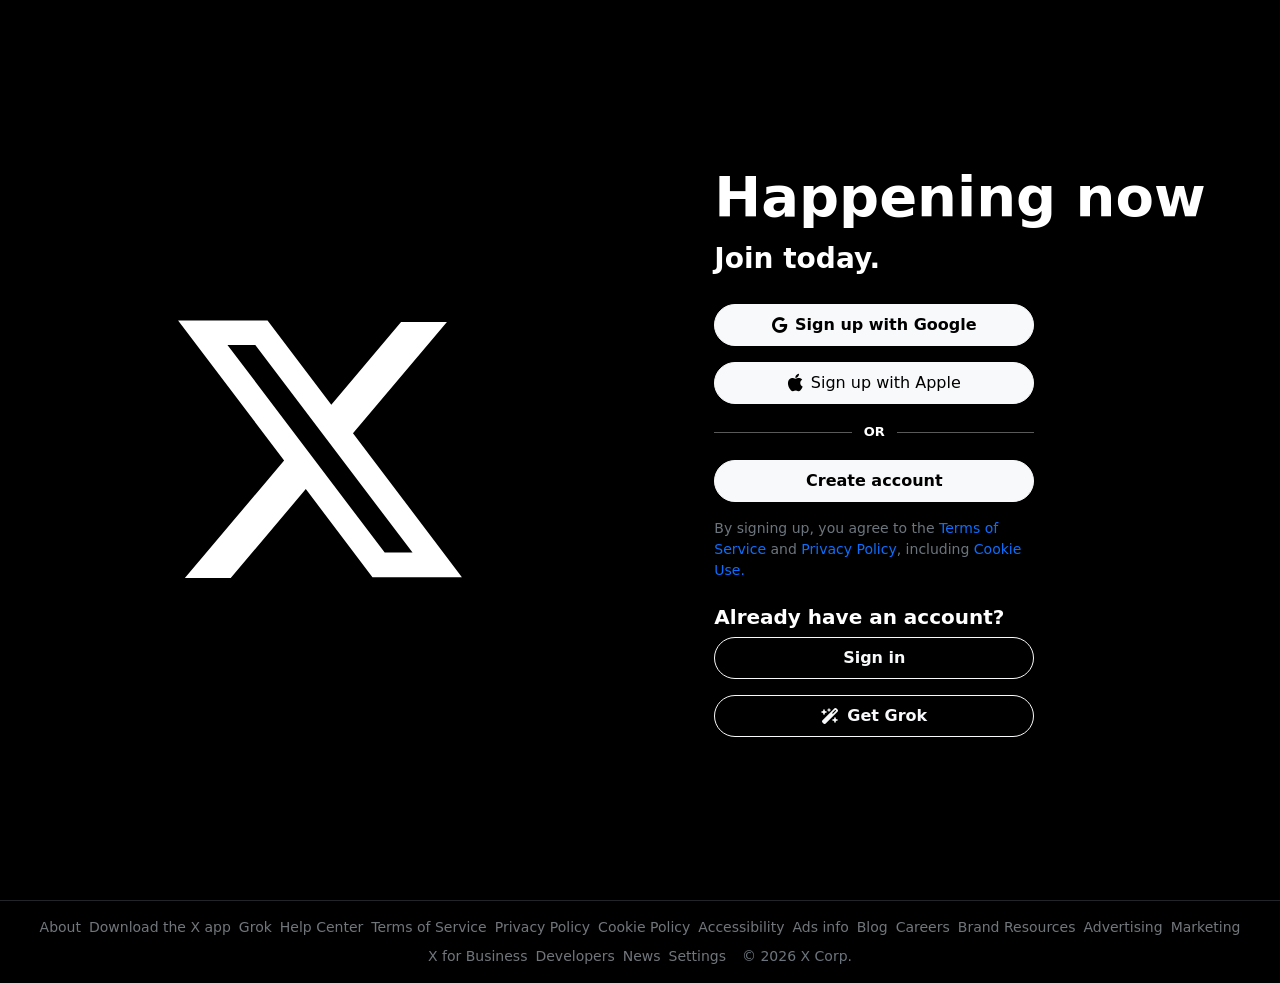
<file: twitter project/index.html>
<!doctype html>
<html lang="en">
  <head>
    <meta charset="UTF-8" />
    <meta name="viewport" content="width=device-width, initial-scale=1.0" />
    <title>Landing Page</title>

    <!-- Bootstrap -->
    <link
      href="https://cdn.jsdelivr.net/npm/bootstrap@5.3.3/dist/css/bootstrap.min.css"
      rel="stylesheet"
    />

    <!-- Font Awesome -->
    <link
      rel="stylesheet"
      href="https://cdnjs.cloudflare.com/ajax/libs/font-awesome/6.5.0/css/all.min.css"
    />

    <link rel="stylesheet" href="index.css" />
  </head>

  <body class="bg-black text-white">
    <!-- main -->
    <main class="container-fluid px-0">
      <div class="row g-0 min-vh-100">

        <!-- LEFT: big logo -->
        <div class="col-12 col-lg-6 d-flex align-items-center justify-content-center py-4">
          <img class="x-hero-logo" src="twitter-logo.svg" alt="X logo" />
        </div>

        <!-- RIGHT: content -->
        <div class="col-12 col-lg-6 d-flex align-items-center justify-content-center py-4">
          <div class="content-wrap text-center text-lg-start">

            <h1 class="display-4 fw-bold mb-2">Happening now</h1>
            <p class="fs-3 fw-bold mb-4">Join today.</p>

            <div class="d-grid gap-3 w-100" style="max-width: 320px;">
              <button class="btn btn-light rounded-pill fw-semibold d-flex align-items-center justify-content-center gap-2 py-2">
                <i class="fa-brands fa-google"></i>
                Sign up with Google
              </button>

              <button class="btn btn-light rounded-pill fw-normal d-flex align-items-center justify-content-center gap-2 py-2">
                <i class="fa-brands fa-apple fs-5"></i>
                Sign up with Apple
              </button>

              <div class="or-divider">
                <span>OR</span>
              </div>


              <a href="home.html" class="btn btn-light rounded-pill fw-semibold py-2 w-100">
              Create account
              </a>



              <div class="terms small text-secondary">
                By signing up, you agree to the
                <a class="link-primary text-decoration-none" href="#">Terms of Service</a> and
                <a class="link-primary text-decoration-none" href="#">Privacy Policy</a>, including
                <a class="link-primary text-decoration-none" href="#">Cookie Use.</a>
              </div>
            </div>

            <div class="mt-4" style="max-width: 320px;">
            <h5 class="fw-bold mb-2">Already have an account?</h5>

            <a href="home.html" class="btn btn-outline-light rounded-pill w-100 fw-semibold py-2">
            Sign in
           </a>

            <button class="btn btn-outline-light rounded-pill fw-semibold d-flex align-items-center justify-content-center gap-2 py-2 w-100 mt-3">
            <i class="fa-solid fa-wand-magic-sparkles"></i>
            Get Grok
            </button>
          </div>


              </div>
            </div>

          </div>
        </div>

      </div>
    </main>

    <!-- footer -->
    <footer class="container-fluid py-3 border-top border-dark">
      <div class="d-flex flex-wrap justify-content-center gap-2 small text-secondary px-3 footer-links">
        <a href="#" class="footer-link">About</a>
        <a href="#" class="footer-link">Download the X app</a>
        <a href="#" class="footer-link">Grok</a>
        <a href="#" class="footer-link">Help Center</a>
        <a href="#" class="footer-link">Terms of Service</a>
        <a href="#" class="footer-link">Privacy Policy</a>
        <a href="#" class="footer-link">Cookie Policy</a>
        <a href="#" class="footer-link">Accessibility</a>
        <a href="#" class="footer-link">Ads info</a>
        <a href="#" class="footer-link">Blog</a>
        <a href="#" class="footer-link">Careers</a>
        <a href="#" class="footer-link">Brand Resources</a>
        <a href="#" class="footer-link">Advertising</a>
        <a href="#" class="footer-link">Marketing</a>
        <a href="#" class="footer-link">X for Business</a>
        <a href="#" class="footer-link">Developers</a>
        <a href="#" class="footer-link">News</a>
        <a href="#" class="footer-link">Settings</a>

        <span class="ms-2">© 2026 X Corp.</span>
      </div>
    </footer>

    <script src="https://cdn.jsdelivr.net/npm/bootstrap@5.3.3/dist/js/bootstrap.bundle.min.js"></script>
  </body>
</html>
</file>
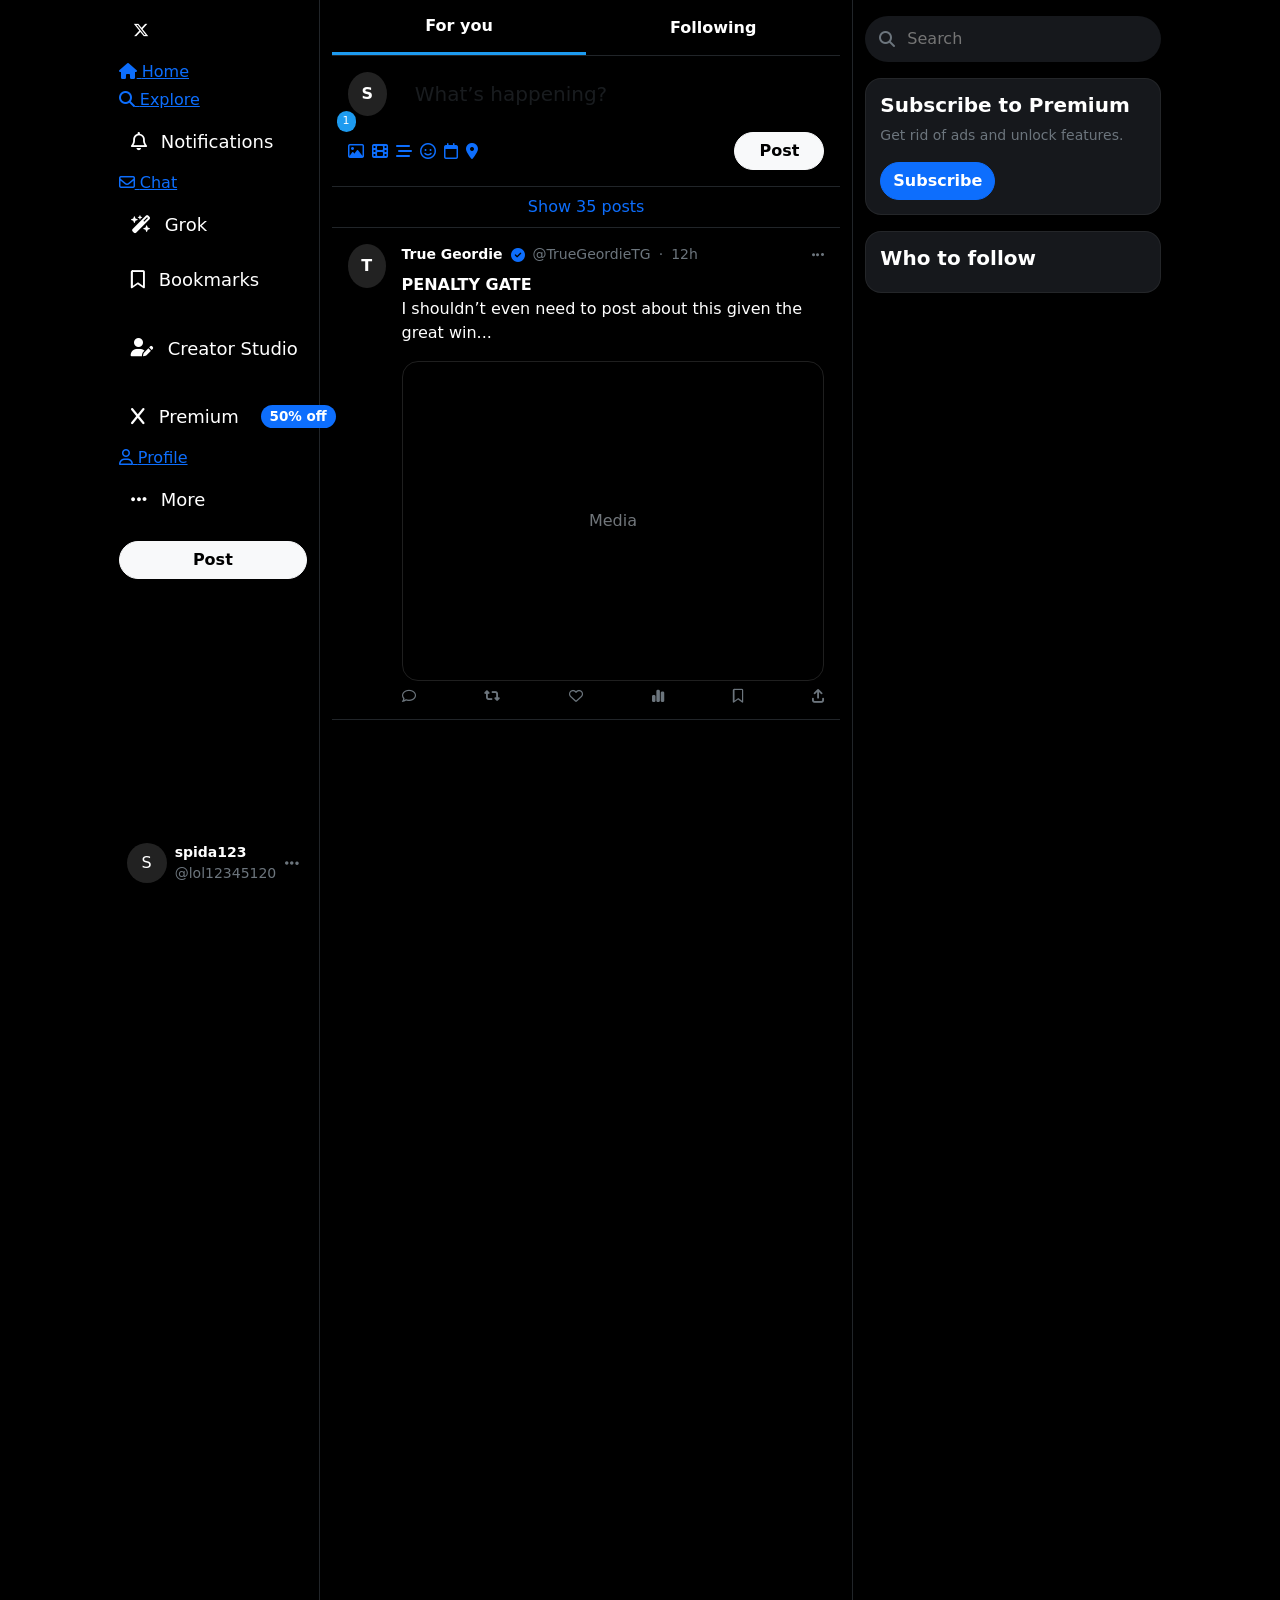
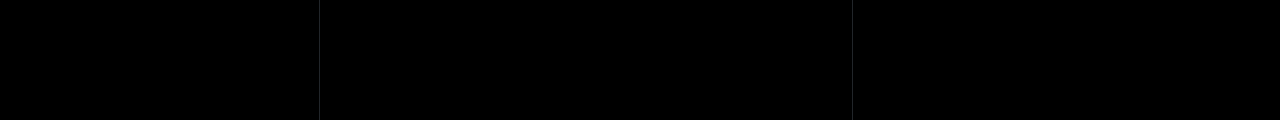
<file: twitter project/home.html>
<!DOCTYPE html>
<html lang="en">
<head>
  <meta charset="UTF-8" />
  <meta name="viewport" content="width=device-width, initial-scale=1.0" />
  <title>X Home</title>

  <!-- Bootstrap -->
  <link
    href="https://cdn.jsdelivr.net/npm/bootstrap@5.3.3/dist/css/bootstrap.min.css"
    rel="stylesheet"
  />

  <!-- Font Awesome -->
  <link
    rel="stylesheet"
    href="https://cdnjs.cloudflare.com/ajax/libs/font-awesome/6.5.0/css/all.min.css"
  />

  <link rel="stylesheet" href="home.css" />
</head>

<body class="bg-black text-white">

<div class="container-fluid">
  <div class="row justify-content-center">

    <!-- LEFT SIDEBAR -->
    <aside class="col-12 col-md-3 col-lg-3 col-xl-2 d-none d-md-block border-end border-dark">
      <div class="vh-100 position-sticky top-0 d-flex flex-column py-2">

        <a href="#" class="logo-pill mb-2">
          <i class="fa-brands fa-x-twitter"></i>
        </a>

        <nav class="nav flex-column gap-1">

          <!-- <a class="nav-link-x active" href="#">
            <i class="fa-solid fa-house"></i>
            <span>Home</span>
          </a> -->

          <a class="x-nav__item active" href="home.html">
           <span class="x-nav__icon"><i class="fa-solid fa-house"></i></span>
          <span class="x-nav__text">Home</span>
          </a>

          <a class="x-nav__item" href="explore.html">
            <span class="x-nav__icon"><i class="fa-solid fa-magnifying-glass"></i></span>
            <span class="x-nav__text">Explore</span>
          </a>


          <!-- <a class="nav-link-x" href="#">
            <i class="fa-solid fa-magnifying-glass"></i>
            <span>Explore</span>
          </a> -->

          <a class="nav-link-x position-relative" href="#">
            <i class="fa-regular fa-bell"></i>
            <span>Notifications</span>
            <span class="badge-x">1</span>
          </a>

          <!-- <a class="nav-link-x" href="#">
            <i class="fa-regular fa-envelope"></i>
            <span>Chat</span>
          </a> -->

          <a class="x-nav__item" href="messages.html">
           <span class="x-nav__icon"><i class="fa-regular fa-envelope"></i></span>
          <span class="x-nav__text">Chat</span>
          </a>

          <a class="nav-link-x" href="#">
            <i class="fa-solid fa-wand-magic-sparkles"></i>
            <span>Grok</span>
          </a>

          <a class="nav-link-x" href="#">
            <i class="fa-regular fa-bookmark"></i>
            <span>Bookmarks</span>
          </a>

          <a class="nav-link-x" href="#">
            <i class="fa-solid fa-user-pen"></i>
            <span>Creator Studio</span>
          </a>

          <a class="nav-link-x" href="#">
            <i class="fa-solid fa-x"></i>
            <span>Premium</span>
            <span class="ms-2 badge rounded-pill text-bg-primary small">50% off</span>
          </a>

          <!-- <a class="nav-link-x" href="#">
            <i class="fa-regular fa-user"></i>
            <span>Profile</span>
          </a> -->

          
        <a class="x-nav__item" href="profile.html">
          <span class="x-nav__icon"><i class="fa-regular fa-user"></i></span>
          <span class="x-nav__text">Profile</span>
        </a>


          <a class="nav-link-x" href="#">
            <i class="fa-solid fa-ellipsis"></i>
            <span>More</span>
          </a>
        </nav>

        <button class="btn btn-light fw-bold rounded-pill w-100 mt-3">
          Post
        </button>

        <!-- User -->
        <div class="d-flex align-items-center gap-2 mt-auto p-2 rounded-pill hover-dark">
          <div class="avatar-sm">S</div>
          <div class="flex-grow-1">
            <div class="fw-bold small">spida123</div>
            <div class="text-secondary small">@lol12345120</div>
          </div>
          <i class="fa-solid fa-ellipsis text-secondary"></i>
        </div>

      </div>
    </aside>

    <!-- MIDDLE FEED -->
    <main class="col-12 col-md-6 col-lg-6 col-xl-5 border-end border-dark">

      <!-- Tabs -->
      <div class="sticky-top bg-black border-bottom border-dark d-flex">
        <button class="tab-x active">For you</button>
        <button class="tab-x">Following</button>
      </div>

      <!-- Composer -->
      <div class="p-3 border-bottom border-dark">
        <div class="d-flex gap-3">
          <div class="avatar-md">S</div>
          <input class="form-control bg-black border-0 text-white fs-5"
                 placeholder="What’s happening?">
        </div>

        <div class="d-flex justify-content-between align-items-center mt-3">
          <div class="d-flex gap-2 text-primary">
            <i class="fa-regular fa-image"></i>
            <i class="fa-solid fa-film"></i>
            <i class="fa-solid fa-bars-staggered"></i>
            <i class="fa-regular fa-face-smile"></i>
            <i class="fa-regular fa-calendar"></i>
            <i class="fa-solid fa-location-dot"></i>
          </div>
          <button class="btn btn-light rounded-pill fw-bold px-4">
            Post
          </button>
        </div>
      </div>

      <div class="text-center text-primary py-2 border-bottom border-dark">
        Show 35 posts
      </div>

      <!-- Tweet -->
      <div class="p-3 border-bottom border-dark tweet-hover">
        <div class="d-flex gap-3">
          <div class="avatar-md">T</div>

          <div class="flex-grow-1">
            <div class="d-flex align-items-center gap-2 small text-secondary">
              <span class="fw-bold text-white">True Geordie</span>
              <i class="fa-solid fa-circle-check text-primary"></i>
              <span>@TrueGeordieTG</span>
              <span>·</span>
              <span>12h</span>
              <i class="fa-solid fa-ellipsis ms-auto"></i>
            </div>

            <div class="mt-2">
              <div class="fw-bold">PENALTY GATE</div>
              <p>
                I shouldn’t even need to post about this given the great win...
              </p>
            </div>

            <div class="media-box my-2">Media</div>

            <div class="d-flex justify-content-between text-secondary small">
              <i class="fa-regular fa-comment"></i>
              <i class="fa-solid fa-retweet"></i>
              <i class="fa-regular fa-heart"></i>
              <i class="fa-solid fa-chart-simple"></i>
              <i class="fa-regular fa-bookmark"></i>
              <i class="fa-solid fa-arrow-up-from-bracket"></i>
            </div>
          </div>
        </div>
      </div>

      <div style="height:1000px"></div>

    </main>

    <!-- RIGHT SIDEBAR -->
    <aside class="col-lg-3 col-xl-3 d-none d-lg-block">
      <div class="position-sticky top-0 pt-3">

        <div class="search-pill mb-3">
          <i class="fa-solid fa-magnifying-glass text-secondary"></i>
          <input placeholder="Search">
        </div>

        <div class="card-x mb-3">
          <h5 class="fw-bold">Subscribe to Premium</h5>
          <p class="text-secondary small">
            Get rid of ads and unlock features.
          </p>
          <button class="btn btn-primary rounded-pill fw-bold">
            Subscribe
          </button>
        </div>

        <div class="card-x">
          <h5 class="fw-bold">Who to follow</h5>
        </div>

      </div>
    </aside>

  </div>
</div>

</body>
</html>
</file>
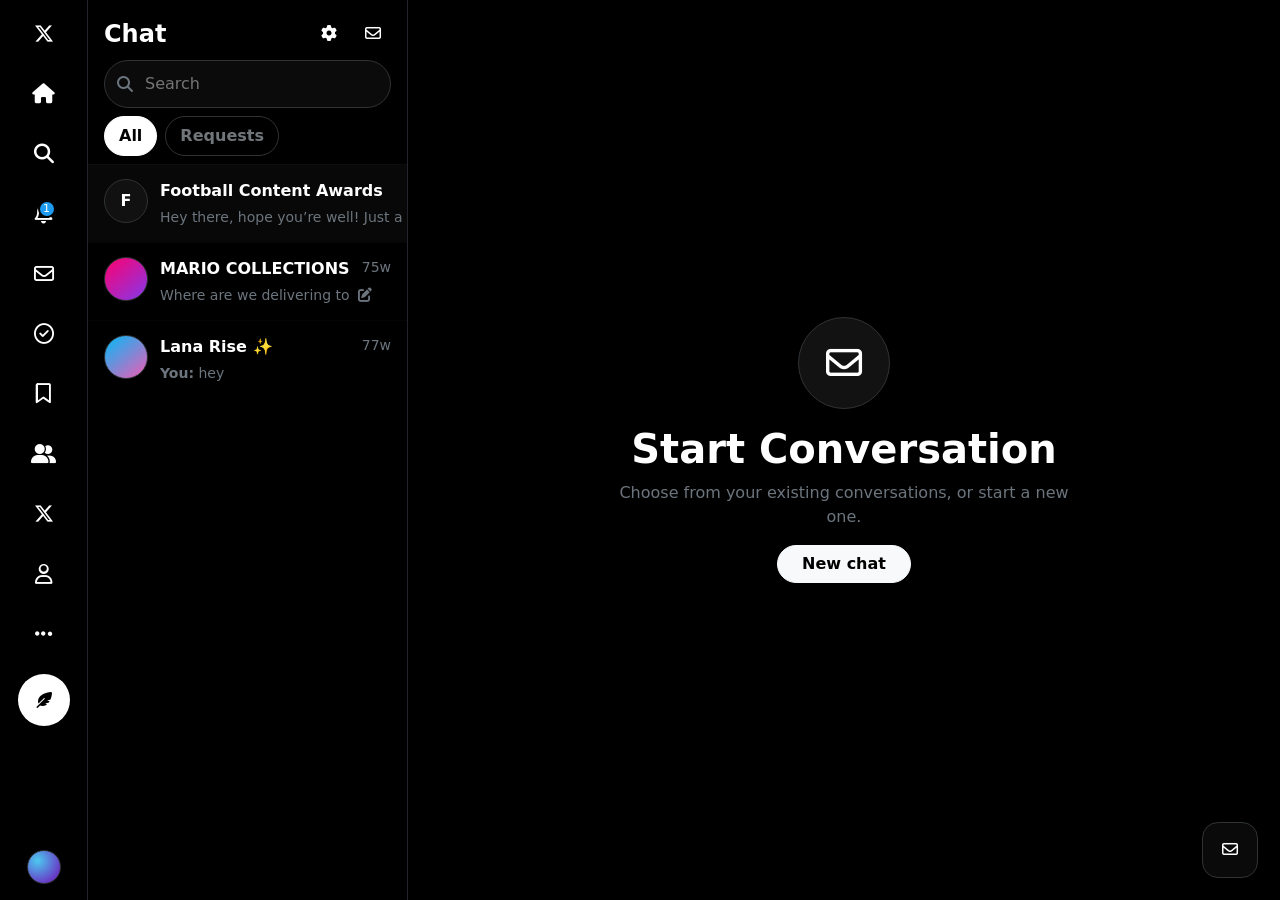
<file: twitter project/messages.html>
<!DOCTYPE html>
<html lang="en">
  <head>
    <meta charset="UTF-8" />
    <meta name="viewport" content="width=device-width, initial-scale=1.0" />
    <title>X Clone — Messages</title>

    <!-- Bootstrap -->
    <link
      href="https://cdn.jsdelivr.net/npm/bootstrap@5.3.3/dist/css/bootstrap.min.css"
      rel="stylesheet"
    />

    <!-- Font Awesome -->
    <link
      rel="stylesheet"
      href="https://cdnjs.cloudflare.com/ajax/libs/font-awesome/6.5.0/css/all.min.css"
    />

    <link rel="stylesheet" href="messages.css" />
  </head>

  <body class="bg-black text-white">
    <div class="container-fluid px-0">
      <div class="row g-0">

        <!-- LEFT RAIL -->
        <aside class="col-auto border-end border-dark left-rail">
          <div class="vh-100 position-sticky top-0 d-flex flex-column justify-content-between py-2">

            <div class="d-flex flex-column align-items-center gap-2">
              <a class="rail-icon" href="#" title="X"><i class="fa-brands fa-x-twitter"></i></a>

              <a class="rail-icon" href="home.html" title="Home"><i class="fa-solid fa-house"></i></a>
              <a class="rail-icon" href="explore.html" title="Explore"><i class="fa-solid fa-magnifying-glass"></i></a>

              <a class="rail-icon position-relative" href="#" title="Notifications">
                <i class="fa-regular fa-bell"></i>
                <span class="badge-x">1</span>
              </a>

              <a class="rail-icon active" href="messages.html" title="Messages">
                <i class="fa-regular fa-envelope"></i>
              </a>

              <a class="rail-icon" href="#" title="Premium"><i class="fa-regular fa-circle-check"></i></a>
              <a class="rail-icon" href="#" title="Bookmarks"><i class="fa-regular fa-bookmark"></i></a>
              <a class="rail-icon" href="#" title="Communities"><i class="fa-solid fa-user-group"></i></a>
              <a class="rail-icon" href="#" title="X"><i class="fa-brands fa-x-twitter"></i></a>
              <a class="rail-icon" href="profile.html" title="Profile"><i class="fa-regular fa-user"></i></a>
              <a class="rail-icon" href="#" title="More"><i class="fa-solid fa-ellipsis"></i></a>

              <button class="post-rail" title="Post">
                <i class="fa-solid fa-feather-pointed"></i>
              </button>
            </div>

            <div class="d-flex justify-content-center pb-2">
              <div class="mini-avatar" title="Account"></div>
            </div>
          </div>
        </aside>

        <!-- INBOX LIST -->
        <!-- On lg+ it’s a fixed-ish column, on small it just becomes the main view -->
        <section class="col-12 col-md-5 col-lg-4 col-xl-3 border-end border-dark">
          <div class="inbox-scroll">

            <div class="d-flex align-items-center justify-content-between px-3 pt-3 pb-2">
              <h2 class="m-0 fw-bold fs-4">Chat</h2>
              <div class="d-flex gap-2">
                <button class="icon-pill" title="Settings"><i class="fa-solid fa-gear"></i></button>
                <button class="icon-pill" title="New message"><i class="fa-regular fa-envelope"></i></button>
              </div>
            </div>

            <div class="px-3 pb-2">
              <div class="search-pill">
                <i class="fa-solid fa-magnifying-glass text-secondary"></i>
                <input class="search-input" type="text" placeholder="Search" />
              </div>
            </div>

            <div class="px-3 pb-2 d-flex gap-2">
              <button class="chip active">All</button>
              <button class="chip">Requests</button>
            </div>

            <div class="pb-3">
              <a class="chat-row active" href="#">
                <div class="avatar circle"><span>F</span></div>
                <div class="flex-grow-1 min-w-0">
                  <div class="d-flex justify-content-between gap-2">
                    <div class="fw-bold text-truncate">Football Content Awards</div>
                    <div class="text-secondary small flex-shrink-0">32w</div>
                  </div>
                  <div class="text-secondary small text-truncate mt-1">
                    Hey there, hope you’re well! Just a quick …
                  </div>
                </div>
              </a>

              <a class="chat-row" href="#">
                <div class="avatar circle img"></div>
                <div class="flex-grow-1 min-w-0">
                  <div class="d-flex justify-content-between gap-2">
                    <div class="fw-bold text-truncate">MARIO COLLECTIONS</div>
                    <div class="text-secondary small flex-shrink-0">75w</div>
                  </div>
                  <div class="text-secondary small text-truncate mt-1">
                    Where are we delivering to <i class="fa-solid fa-pen-to-square ms-1"></i>
                  </div>
                </div>
              </a>

              <a class="chat-row" href="#">
                <div class="avatar circle img2"></div>
                <div class="flex-grow-1 min-w-0">
                  <div class="d-flex justify-content-between gap-2">
                    <div class="fw-bold text-truncate">Lana Rise ✨</div>
                    <div class="text-secondary small flex-shrink-0">77w</div>
                  </div>
                  <div class="text-secondary small text-truncate mt-1">
                    <span class="fw-semibold">You:</span> hey
                  </div>
                </div>
              </a>
            </div>

          </div>
        </section>

        <!-- CONVERSATION -->
        <!-- Bootstrap breakpoint handles hide/show: hidden on < lg -->
        <main class="col d-none d-lg-flex">
          <div class="convo-scroll d-flex align-items-center justify-content-center position-relative w-100">

            <div class="text-center px-3" style="max-width:520px;">
              <div class="big-mail mx-auto mb-3">
                <i class="fa-regular fa-envelope"></i>
              </div>

              <h1 class="fw-bold display-6 mb-2">Start Conversation</h1>
              <p class="text-secondary mb-3">
                Choose from your existing conversations, or start a new one.
              </p>

              <button class="btn btn-light rounded-pill fw-bold px-4">
                New chat
              </button>
            </div>

            <button class="floating-btn" title="New message">
              <i class="fa-regular fa-envelope"></i>
            </button>
          </div>
        </main>

      </div>
    </div>

    <script src="https://cdn.jsdelivr.net/npm/bootstrap@5.3.3/dist/js/bootstrap.bundle.min.js"></script>
  </body>
</html>
</file>
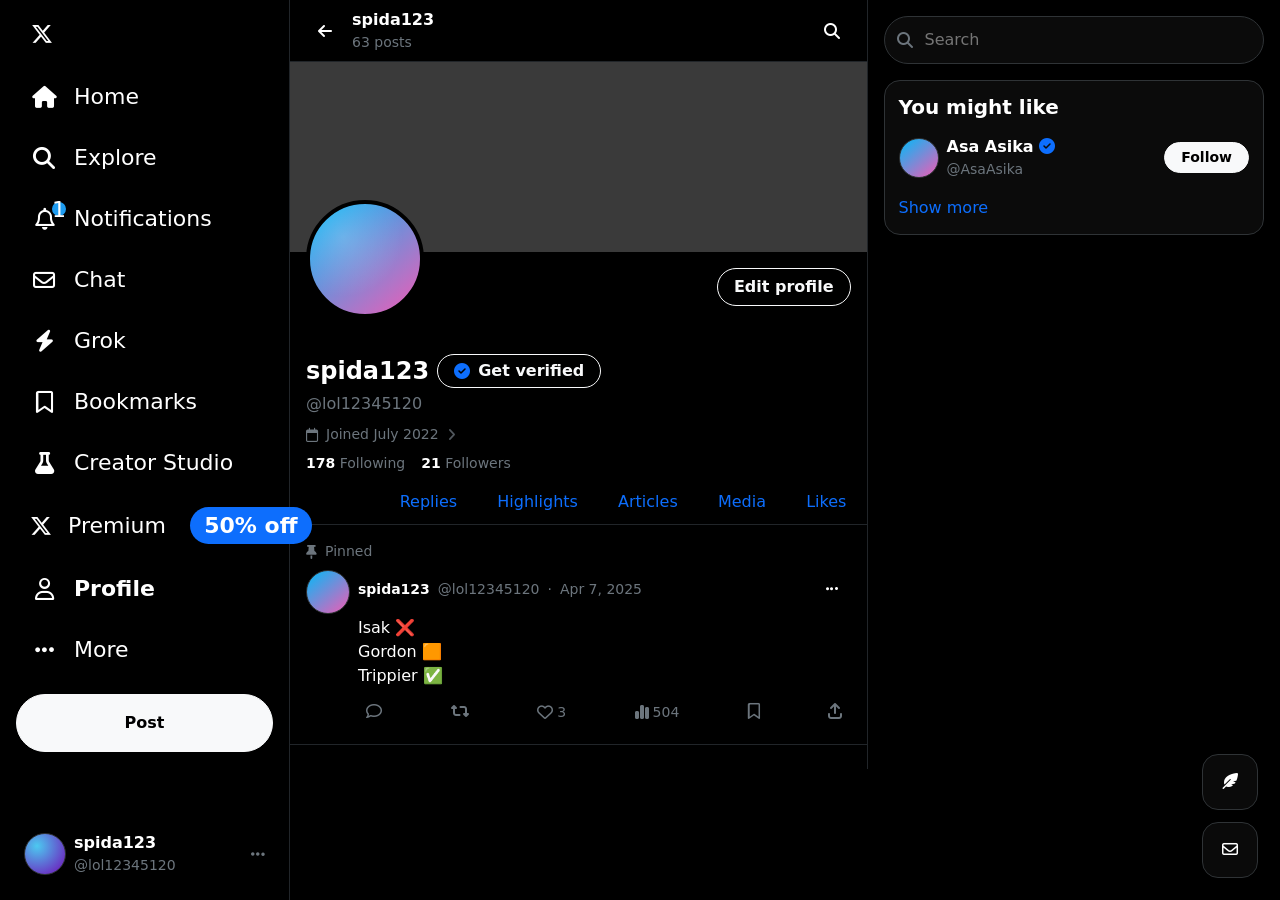
<file: twitter project/profile.html>
<!doctype html>
<html lang="en">
  <head>
    <meta charset="UTF-8" />
    <meta name="viewport" content="width=device-width, initial-scale=1.0" />
    <title>X Clone — Profile</title>

    <!-- Bootstrap -->
    <link
      href="https://cdn.jsdelivr.net/npm/bootstrap@5.3.3/dist/css/bootstrap.min.css"
      rel="stylesheet"
    />

    <!-- Font Awesome -->
    <link
      rel="stylesheet"
      href="https://cdnjs.cloudflare.com/ajax/libs/font-awesome/6.5.0/css/all.min.css"
    />

    <link rel="stylesheet" href="profile.css" />
  </head>

  <body class="bg-black text-white">
    <!-- Use flex so the left sidebar doesn't collapse -->
    <div class="d-flex">

      <!-- LEFT SIDEBAR (like original) -->
      <aside class="leftbar border-end border-dark d-none d-lg-block">
        <div class="vh-100 position-sticky top-0 d-flex flex-column justify-content-between py-2">

          <div class="px-3">
            <!-- X logo -->
            <a class="left-link left-logo d-inline-flex align-items-center justify-content-center" href="#">
              <i class="fa-brands fa-x-twitter"></i>
            </a>

            <!-- Nav links -->
            <nav class="mt-2 d-flex flex-column gap-1">
              <a class="left-link" href="home.html">
                <i class="fa-solid fa-house"></i>
                <span>Home</span>
              </a>

              <a class="left-link" href="explore.html">
                <i class="fa-solid fa-magnifying-glass"></i>
                <span>Explore</span>
              </a>

              <a class="left-link position-relative" href="#">
                <i class="fa-regular fa-bell"></i>
                <span>Notifications</span>
                <span class="left-badge">1</span>
              </a>

              <a class="left-link" href="messages.html">
                <i class="fa-regular fa-envelope"></i>
                <span>Chat</span>
              </a>

              <a class="left-link" href="#">
                <i class="fa-solid fa-bolt"></i>
                <span>Grok</span>
              </a>

              <a class="left-link" href="#">
                <i class="fa-regular fa-bookmark"></i>
                <span>Bookmarks</span>
              </a>

              <a class="left-link" href="#">
                <i class="fa-solid fa-flask"></i>
                <span>Creator Studio</span>
              </a>

              <a class="left-link" href="#">
                <i class="fa-brands fa-x-twitter"></i>
                <span>Premium</span>
                <span class="ms-2 badge rounded-pill text-bg-primary fw-bold small">50% off</span>
              </a>

              <a class="left-link active" href="profile.html">
                <i class="fa-regular fa-user"></i>
                <span>Profile</span>
              </a>

              <a class="left-link" href="#">
                <i class="fa-solid fa-ellipsis"></i>
                <span>More</span>
              </a>
            </nav>

            <!-- Post button -->
            <button class="btn btn-light fw-bold rounded-pill w-100 py-3 mt-3">
              Post
            </button>
          </div>

          <!-- Account -->
          <div class="px-3 pb-2">
            <div class="left-account d-flex align-items-center gap-2 px-2 py-2 rounded-pill">
              <div class="left-avatar"></div>
              <div class="flex-grow-1 min-w-0">
                <div class="fw-bold text-truncate">spida123</div>
                <div class="text-secondary small text-truncate">@lol12345120</div>
              </div>
              <i class="fa-solid fa-ellipsis text-secondary"></i>
            </div>
          </div>
        </div>
      </aside>

      <!-- ONE SCROLLER: middle + right scroll together -->
      <div class="scroll-wrap flex-grow-1">
        <div class="container-fluid px-0">
          <div class="row g-0">

            <!-- MIDDLE -->
            <main class="col-xl-7 col-lg-8 border-end border-dark">
              <!-- Topbar -->
              <div class="sticky-top topbar px-3 py-2 border-bottom border-dark">
                <div class="d-flex align-items-center gap-2">
                  <button class="icon-pill" type="button">
                    <i class="fa-solid fa-arrow-left"></i>
                  </button>

                  <div class="flex-grow-1">
                    <div class="fw-bold">spida123</div>
                    <div class="text-secondary small">63 posts</div>
                  </div>

                  <button class="icon-pill" type="button">
                    <i class="fa-solid fa-magnifying-glass"></i>
                  </button>
                </div>
              </div>

              <!-- Banner -->
              <div class="banner"></div>

              <!-- Header -->
              <div class="position-relative px-3 pt-3 pb-2">
                <div class="avatar-overlap">
                  <div class="avatar"></div>
                </div>

                <div class="d-flex justify-content-end">
                  <button class="btn btn-outline-light rounded-pill fw-bold px-3 btn-x">
                    Edit profile
                  </button>
                </div>

                <div class="pt-5">
                  <div class="d-flex align-items-center gap-2 flex-wrap">
                    <h2 class="m-0 fw-bold fs-4">spida123</h2>

                    <button class="btn btn-outline-light rounded-pill fw-bold px-3 py-1 btn-x d-flex align-items-center gap-2">
                      <i class="fa-solid fa-circle-check text-primary"></i>
                      Get verified
                    </button>
                  </div>

                  <div class="text-secondary mt-1">@lol12345120</div>

                  <div class="text-secondary small d-flex align-items-center gap-2 mt-2">
                    <i class="fa-regular fa-calendar"></i>
                    Joined July 2022
                    <i class="fa-solid fa-angle-right opacity-75"></i>
                  </div>

                  <div class="d-flex gap-3 small mt-2">
                    <span><span class="fw-bold text-white">178</span> <span class="text-secondary">Following</span></span>
                    <span><span class="fw-bold text-white">21</span> <span class="text-secondary">Followers</span></span>
                  </div>
                </div>
              </div>

              <!-- Tabs -->
              <ul class="nav nav-underline border-bottom border-dark px-2">
                <li class="nav-item flex-fill text-center"><a class="nav-link active tabx" href="#">Posts</a></li>
                <li class="nav-item flex-fill text-center"><a class="nav-link tabx" href="#">Replies</a></li>
                <li class="nav-item flex-fill text-center"><a class="nav-link tabx" href="#">Highlights</a></li>
                <li class="nav-item flex-fill text-center"><a class="nav-link tabx" href="#">Articles</a></li>
                <li class="nav-item flex-fill text-center"><a class="nav-link tabx" href="#">Media</a></li>
                <li class="nav-item flex-fill text-center"><a class="nav-link tabx" href="#">Likes</a></li>
              </ul>

              <!-- Feed (same content you had, shortened here) -->
              <section class="pb-4">
                <article class="border-bottom border-dark px-3 py-3">
                  <div class="text-secondary small d-flex align-items-center gap-2 mb-2">
                    <i class="fa-solid fa-thumbtack"></i> <span>Pinned</span>
                  </div>

                  <div class="d-flex gap-2">
                    <div class="post-avatar"></div>

                    <div class="flex-grow-1">
                      <div class="d-flex align-items-center flex-wrap gap-2 small">
                        <span class="fw-bold">spida123</span>
                        <span class="text-secondary">@lol12345120</span>
                        <span class="text-secondary">·</span>
                        <span class="text-secondary">Apr 7, 2025</span>

                        <button class="icon-pill ms-auto" aria-label="More">
                          <i class="fa-solid fa-ellipsis"></i>
                        </button>
                      </div>

                      <div class="mt-2">
                        Isak ❌<br />Gordon 🟧<br />Trippier ✅
                      </div>

                      <div class="d-flex justify-content-between text-secondary mt-2">
                        <span class="hover-pill px-2 py-1 rounded-pill"><i class="fa-regular fa-comment"></i></span>
                        <span class="hover-pill px-2 py-1 rounded-pill"><i class="fa-solid fa-retweet"></i></span>
                        <span class="hover-pill px-2 py-1 rounded-pill d-flex align-items-center gap-1">
                          <i class="fa-regular fa-heart"></i> <small>3</small>
                        </span>
                        <span class="hover-pill px-2 py-1 rounded-pill d-flex align-items-center gap-1">
                          <i class="fa-solid fa-chart-simple"></i> <small>504</small>
                        </span>
                        <span class="hover-pill px-2 py-1 rounded-pill"><i class="fa-regular fa-bookmark"></i></span>
                        <span class="hover-pill px-2 py-1 rounded-pill"><i class="fa-solid fa-arrow-up-from-bracket"></i></span>
                      </div>
                    </div>
                  </div>
                </article>
              </section>
            </main>

            <!-- RIGHT SIDEBAR -->
            <aside class="col-xl-5 col-lg-4 d-none d-lg-block p-3">
              <div class="position-sticky" style="top: 12px; z-index: 5;">
                <div class="search-pill mb-3">
                  <i class="fa-solid fa-magnifying-glass text-secondary"></i>
                  <input class="search-input" type="text" placeholder="Search" />
                </div>
              </div>

              <div class="cardx mb-3">
                <h3 class="fw-bold fs-5 mb-2">You might like</h3>
                <!-- same follow items as before -->
                <div class="d-flex align-items-center gap-2 py-2">
                  <div class="mini-pic a1"></div>
                  <div class="flex-grow-1">
                    <div class="fw-bold">Asa Asika <i class="fa-solid fa-circle-check text-primary"></i></div>
                    <div class="text-secondary small">@AsaAsika</div>
                  </div>
                  <button class="btn btn-light btn-sm rounded-pill fw-bold px-3">Follow</button>
                </div>

                <a class="text-primary text-decoration-none d-inline-block mt-2" href="#">Show more</a>
              </div>

              <div class="float-stack">
                <button class="float-btn"><i class="fa-solid fa-feather-pointed"></i></button>
                <button class="float-btn"><i class="fa-regular fa-envelope"></i></button>
              </div>
            </aside>

          </div>
        </div>
      </div>

    </div>

    <script src="https://cdn.jsdelivr.net/npm/bootstrap@5.3.3/dist/js/bootstrap.bundle.min.js"></script>
  </body>
</html>
</file>
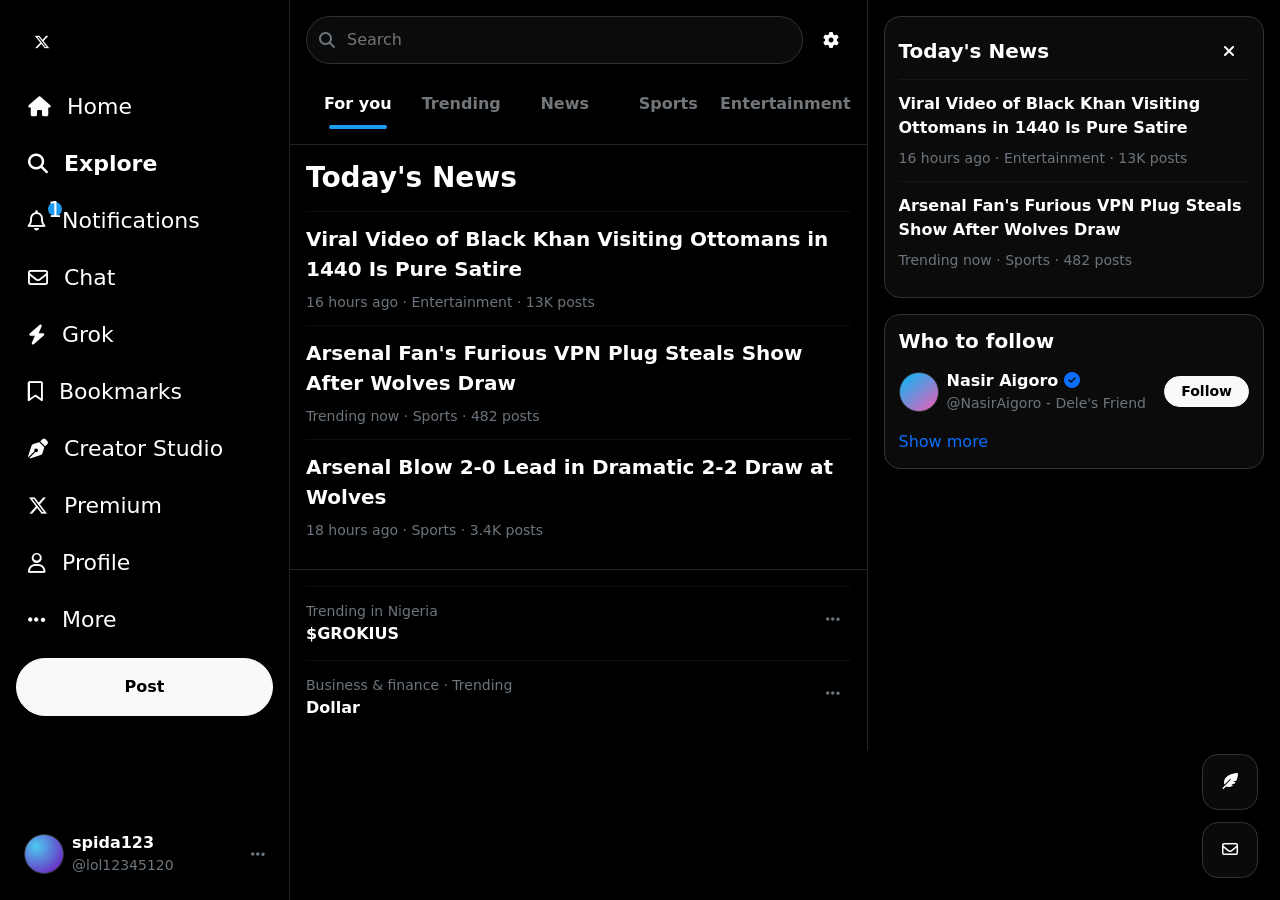
<file: twitter project/search.html>
<!doctype html>
<html lang="en">
  <head>
    <meta charset="UTF-8" />
    <meta name="viewport" content="width=device-width, initial-scale=1.0" />
    <title>Explore</title>

    <!-- Bootstrap -->
    <link
      href="https://cdn.jsdelivr.net/npm/bootstrap@5.3.3/dist/css/bootstrap.min.css"
      rel="stylesheet"
    />

    <!-- Font Awesome -->
    <link
      rel="stylesheet"
      href="https://cdnjs.cloudflare.com/ajax/libs/font-awesome/6.5.0/css/all.min.css"
    />

    <link rel="stylesheet" href="search.css" />
  </head>

  <body class="bg-black text-white">
    <div class="container-fluid px-0">
      <div class="row g-0">

        <!-- LEFT NAV (sticky, no scroll) -->
        <aside class="col-auto d-none d-lg-block border-end border-dark left-nav">
          <div class="vh-100 position-sticky top-0 d-flex flex-column justify-content-between py-3 px-3">

            <div class="d-flex flex-column gap-1">
              <a class="nav-btn mb-2" href="#"><i class="fa-brands fa-x-twitter"></i></a>

              <a class="nav-linkx" href="home.html"><i class="fa-solid fa-house"></i><span>Home</span></a>
              <a class="nav-linkx active" href="explore.html"><i class="fa-solid fa-magnifying-glass"></i><span>Explore</span></a>

              <a class="nav-linkx position-relative" href="#">
                <i class="fa-regular fa-bell"></i><span>Notifications</span>
                <span class="badge-dot">1</span>
              </a>

              <a class="nav-linkx" href="messages.html"><i class="fa-regular fa-envelope"></i><span>Chat</span></a>
              <a class="nav-linkx" href="#"><i class="fa-solid fa-bolt"></i><span>Grok</span></a>
              <a class="nav-linkx" href="#"><i class="fa-regular fa-bookmark"></i><span>Bookmarks</span></a>
              <a class="nav-linkx" href="#"><i class="fa-solid fa-pen-nib"></i><span>Creator Studio</span></a>
              <a class="nav-linkx" href="#"><i class="fa-brands fa-x-twitter"></i><span>Premium</span></a>
              <a class="nav-linkx" href="profile.html"><i class="fa-regular fa-user"></i><span>Profile</span></a>
              <a class="nav-linkx" href="#"><i class="fa-solid fa-ellipsis"></i><span>More</span></a>

              <button class="btn btn-light fw-bold rounded-pill py-3 mt-2">Post</button>
            </div>

            <div class="d-flex align-items-center gap-2 px-2 py-2 rounded-pill hover-dark">
              <div class="mini-avatar"></div>
              <div class="flex-grow-1 min-w-0">
                <div class="fw-bold text-truncate">spida123</div>
                <div class="text-secondary small text-truncate">@lol12345120</div>
              </div>
              <i class="fa-solid fa-ellipsis text-secondary"></i>
            </div>

          </div>
        </aside>

        <!-- ONE SCROLL WRAP (middle + right together) -->
        <div class="col scroll-wrap">
          <div class="container-fluid px-0">
            <div class="row g-0">

              <!-- MIDDLE -->
              <main class="col-12 col-lg-8 col-xl-7 border-end border-dark">
                <!-- sticky top area -->
                <div class="sticky-top bg-black border-bottom border-dark p-3">
                  <div class="d-flex gap-2 align-items-center">
                    <div class="search-pill flex-grow-1">
                      <i class="fa-solid fa-magnifying-glass text-secondary"></i>
                      <input class="search-input" placeholder="Search" />
                    </div>
                    <button class="icon-pill" title="Settings"><i class="fa-solid fa-gear"></i></button>
                  </div>

                  <div class="d-flex justify-content-between mt-3">
                    <button class="tabx active">For you</button>
                    <button class="tabx">Trending</button>
                    <button class="tabx">News</button>
                    <button class="tabx">Sports</button>
                    <button class="tabx">Entertainment</button>
                  </div>
                </div>

                <!-- content -->
                <section class="p-3 border-bottom border-dark">
                  <h2 class="fw-bold fs-3 mb-3">Today's News</h2>

                  <a class="newsrow" href="#">
                    <div class="fw-bold fs-5">Viral Video of Black Khan Visiting Ottomans in 1440 Is Pure Satire</div>
                    <div class="text-secondary small mt-2">16 hours ago · Entertainment · 13K posts</div>
                  </a>

                  <a class="newsrow" href="#">
                    <div class="fw-bold fs-5">Arsenal Fan's Furious VPN Plug Steals Show After Wolves Draw</div>
                    <div class="text-secondary small mt-2">Trending now · Sports · 482 posts</div>
                  </a>

                  <a class="newsrow" href="#">
                    <div class="fw-bold fs-5">Arsenal Blow 2-0 Lead in Dramatic 2-2 Draw at Wolves</div>
                    <div class="text-secondary small mt-2">18 hours ago · Sports · 3.4K posts</div>
                  </a>
                </section>

                <section class="p-3">
                  <div class="trendrow">
                    <div>
                      <div class="text-secondary small">Trending in Nigeria</div>
                      <div class="fw-bold">$GROKIUS</div>
                    </div>
                    <button class="icon-pill icon-pill-sm" title="More"><i class="fa-solid fa-ellipsis text-secondary"></i></button>
                  </div>

                  <div class="trendrow">
                    <div>
                      <div class="text-secondary small">Business & finance · Trending</div>
                      <div class="fw-bold">Dollar</div>
                    </div>
                    <button class="icon-pill icon-pill-sm" title="More"><i class="fa-solid fa-ellipsis text-secondary"></i></button>
                  </div>
                </section>
              </main>

              <!-- RIGHT -->
              <aside class="col-lg-4 col-xl-5 d-none d-lg-block p-3">
                <div class="cardx mb-3">
                  <div class="d-flex justify-content-between align-items-center mb-2">
                    <h3 class="m-0 fw-bold fs-5">Today's News</h3>
                    <button class="icon-pill" title="Close"><i class="fa-solid fa-xmark"></i></button>
                  </div>

                  <a class="sideitem" href="#">
                    <div class="fw-bold">Viral Video of Black Khan Visiting Ottomans in 1440 Is Pure Satire</div>
                    <div class="text-secondary small mt-2">16 hours ago · Entertainment · 13K posts</div>
                  </a>

                  <a class="sideitem" href="#">
                    <div class="fw-bold">Arsenal Fan's Furious VPN Plug Steals Show After Wolves Draw</div>
                    <div class="text-secondary small mt-2">Trending now · Sports · 482 posts</div>
                  </a>
                </div>

                <div class="cardx">
                  <h3 class="m-0 fw-bold fs-5 mb-2">Who to follow</h3>

                  <div class="d-flex align-items-center gap-2 py-2">
                    <div class="mini-pic"></div>
                    <div class="flex-grow-1 min-w-0">
                      <div class="fw-bold text-truncate"> Nasir Aigoro <i class="fa-solid fa-circle-check text-primary"></i></div>
                      <div class="text-secondary small text-truncate">@NasirAigoro - Dele's Friend</div>
                    </div>
                    <button class="btn btn-light btn-sm rounded-pill fw-bold px-3">Follow</button>
                  </div>

                  <a class="text-primary text-decoration-none d-inline-block mt-2" href="#">Show more</a>
                </div>

                <!-- floating buttons -->
                <div class="float-stack">
                  <button class="float-btn" title="Post"><i class="fa-solid fa-feather-pointed"></i></button>
                  <button class="float-btn" title="Messages"><i class="fa-regular fa-envelope"></i></button>
                </div>
              </aside>

            </div>
          </div>
        </div>

      </div>
    </div>

    <script src="https://cdn.jsdelivr.net/npm/bootstrap@5.3.3/dist/js/bootstrap.bundle.min.js"></script>
  </body>
</html>
</file>
<file: twitter project/home.css>
body{
  background:#000;
  color:#e7e9ea;
}

.logo-pill{
  width:44px;height:44px;
  display:flex;align-items:center;justify-content:center;
  border-radius:999px;
  color:#fff;text-decoration:none;
}
.logo-pill:hover{ background:rgba(255,255,255,0.08); }

.nav-link-x{
  display:flex;
  align-items:center;
  gap:14px;
  padding:12px;
  border-radius:999px;
  color:#fff;
  text-decoration:none;
  font-size:18px;
}
.nav-link-x:hover{ background:rgba(255,255,255,0.08); }
.nav-link-x.active span{ font-weight:800; }

.badge-x{
  position:absolute;
  top:-5px;
  right:-8px;
  background:#1d9bf0;
  color:#fff;
  font-size:11px;
  padding:2px 6px;
  border-radius:999px;
}

.hover-dark:hover{ background:rgba(255,255,255,0.08); }

.avatar-sm{
  width:40px;height:40px;border-radius:50%;
  background:#222;
  display:flex;align-items:center;justify-content:center;
}

.avatar-md{
  width:44px;height:44px;border-radius:50%;
  background:#222;
  display:flex;align-items:center;justify-content:center;
  font-weight:800;
}

.tab-x{
  flex:1;
  padding:14px 0;
  border:none;
  background:transparent;
  color:#fff;
  font-weight:700;
}
.tab-x.active{
  border-bottom:3px solid #1d9bf0;
}

.tweet-hover:hover{
  background:rgba(255,255,255,0.03);
}

.media-box{
  width:100%;
  height:320px;
  border-radius:16px;
  border:1px solid rgba(255,255,255,0.12);
  display:flex;
  align-items:center;
  justify-content:center;
  color:rgb(113,118,123);
}

.search-pill{
  display:flex;
  align-items:center;
  gap:10px;
  background:#16181c;
  border-radius:999px;
  padding:10px 14px;
}
.search-pill input{
  border:none;
  background:transparent;
  color:#fff;
  width:100%;
  outline:none;
}

.card-x{
  background:#16181c;
  border-radius:16px;
  padding:14px;
  border:1px solid rgba(255,255,255,0.06);
}
</file>
<file: twitter project/profile.css>
/* ONE scrollbar for middle + right */
.scroll-wrap{
  height: 100vh;
  overflow-y: auto;
}

/* LEFT SIDEBAR: force real Twitter-like width (prevents icons-only collapse) */
.leftbar{
  width: 290px;        /* key fix */
  flex: 0 0 290px;     /* key fix */
  background: #000;
}

/* Left links look like X */
.left-link{
  display:flex;
  align-items:center;
  gap:16px;
  padding:12px 14px;
  border-radius:999px;
  text-decoration:none;
  color:#fff;
  font-size:20px;
}
.left-link i{
  width:28px;
  display:flex;
  justify-content:center;
  font-size:22px;
}
.left-link span{
  font-size:22px;
}
.left-link:hover{ background:#0f0f0f; }
.left-link.active span{ font-weight:800; }

/* X logo pill */
.left-logo{
  width:52px;
  height:52px;
  border-radius:999px;
  color:#fff;
  text-decoration:none;
  font-size:26px;
}
.left-logo:hover{ background:#0f0f0f; }

/* Notifications badge */
.left-badge{
  position:absolute;
  left: 34px;
  top: 10px;
  width:18px;
  height:18px;
  border-radius:999px;
  background:#1d9bf0;
  color:#fff;
  font-size:11px;
  display:flex;
  align-items:center;
  justify-content:center;
  border:2px solid #000;
}

/* Account row */
.left-account:hover{ background:#0f0f0f; }
.left-avatar{
  width:42px;height:42px;border-radius:999px;
  background: radial-gradient(circle at 30% 30%, #4cc9f0, #7209b7);
  border:1px solid #2f3336;
}

/* Topbar blur */
.topbar{
  background: rgba(0,0,0,.85);
  backdrop-filter: blur(6px);
}

/* Small icon pills */
.icon-pill{
  width:38px;height:38px;
  border:none;border-radius:999px;
  background:transparent;color:#fff;
  display:inline-flex;align-items:center;justify-content:center;
}
.icon-pill:hover{ background:#0f0f0f; }

/* Hover pills for actions */
.hover-pill:hover{ background:#0f0f0f; }

/* Banner + avatar overlap */
.banner{ height:190px; background:#3a3a3a; }
.avatar-overlap{ position:absolute; top:-52px; left:16px; }
.avatar{
  width:118px;height:118px;border-radius:999px;
  border:4px solid #000;
  background:
    radial-gradient(circle at 30% 30%, rgba(255,255,255,.2), transparent 55%),
    linear-gradient(140deg, #00bbf9, #f15bb5);
}

/* Right search pill */
.search-pill{
  border:1px solid #2f3336;
  background:#0b0b0b;
  border-radius:999px;
  padding:10px 12px;
  display:flex;
  align-items:center;
  gap:10px;
}
.search-input{
  width:100%;
  border:none;
  outline:none;
  background:transparent;
  color:#fff;
}

/* Card */
.cardx{
  border:1px solid #2f3336;
  background:#0b0b0b;
  border-radius:16px;
  padding:14px;
}

/* Mini pics */
.mini-pic{ width:40px;height:40px;border-radius:999px;border:1px solid #2f3336; }
.mini-pic.a1{ background:linear-gradient(140deg,#00bbf9,#f15bb5); }

/* Post avatar + media placeholder */
.post-avatar{
  width:44px;height:44px;border-radius:999px;
  border:1px solid #2f3336;
  background: linear-gradient(140deg, #00bbf9, #f15bb5);
  flex:0 0 44px;
}

/* Floating buttons */
.float-stack{
  position:fixed;
  right:22px;
  bottom:22px;
  display:flex;
  flex-direction:column;
  gap:12px;
}
.float-btn{
  width:56px;height:56px;
  border-radius:16px;
  border:1px solid #2f3336;
  background:#0a0a0a;
  color:#fff;
}
.float-btn:hover{ background:#101010; }
</file>
<file: twitter project/search.css>
/* One scrollbar for middle + right */
.scroll-wrap{
  height: 100vh;
  overflow-y: auto;
}

/* Left nav width + sticky */
.left-nav{
  width: 290px;       /* prevents collapse */
  flex: 0 0 290px;
}

/* left nav buttons */
.nav-btn{
  width:52px;height:52px;border-radius:999px;
  display:flex;align-items:center;justify-content:center;
  color:#fff;text-decoration:none;
}
.nav-btn:hover{ background:#0f0f0f; }

.nav-linkx{
  display:flex;align-items:center;gap:16px;
  padding:10px 12px;border-radius:999px;
  color:#fff;text-decoration:none;font-size:20px;
  position:relative;
}
.nav-linkx:hover{ background:#0f0f0f; }
.nav-linkx span{ font-size:22px; }
.nav-linkx.active span{ font-weight:800; }

.badge-dot{
  position:absolute; left:30px; top:6px;
  background:#1d9bf0;color:#fff;font-size:11px;
  width:18px;height:18px;border-radius:999px;
  display:flex;align-items:center;justify-content:center;
  border:2px solid #000;
}

.hover-dark:hover{ background:#0f0f0f; }

.mini-avatar{
  width:40px;height:40px;border-radius:999px;
  background: radial-gradient(circle at 30% 30%, #4cc9f0, #7209b7);
  border:1px solid #2f3336;
}

/* Search + tabs */
.search-pill{
  border:1px solid #2f3336;
  border-radius:999px;
  padding:10px 12px;
  display:flex;align-items:center;gap:10px;
  background:#0b0b0b;
}
.search-input{
  border:none;outline:none;background:transparent;
  color:#fff;width:100%;
}

.icon-pill{
  width:40px;height:40px;border-radius:999px;
  border:none;background:transparent;color:#fff;
  display:inline-flex;align-items:center;justify-content:center;
}
.icon-pill:hover{ background:#0f0f0f; }
.icon-pill-sm{ width:36px; height:36px; }

/* tabs (custom underline like X) */
.tabx{
  flex:1;
  border:none;background:transparent;color:#71767b;
  font-weight:800;padding:12px 0;
}
.tabx:hover{ background:#0f0f0f;color:#fff; }
.tabx.active{ color:#fff; position:relative; }
.tabx.active::after{
  content:""; position:absolute;
  left:22%; right:22%; bottom:-1px;
  height:4px;border-radius:999px;background:#1d9bf0;
}

/* cards + rows */
.cardx{
  border:1px solid #2f3336;
  background:#0b0b0b;
  border-radius:16px;
  padding:14px;
}

.newsrow,
.sideitem{
  display:block;
  padding:12px 0;
  border-top:1px solid rgba(255,255,255,0.05);
  color:#fff;
  text-decoration:none;
}

/* hover effect that expands */
.newsrow:hover,
.sideitem:hover{
  background:rgba(255,255,255,0.02);
  margin:0 -12px;
  padding:12px;
  border-radius:10px;
}

.trendrow{
  display:flex;justify-content:space-between;align-items:flex-start;
  padding:14px 0;border-top:1px solid rgba(255,255,255,0.05);
}

.mini-pic{
  width:40px;height:40px;border-radius:999px;
  border:1px solid #2f3336;
  background:linear-gradient(140deg,#00bbf9,#f15bb5);
}

/* floating buttons */
.float-stack{
  position:fixed;
  right:22px;
  bottom:22px;
  display:flex;
  flex-direction:column;
  gap:12px;
}
.float-btn{
  width:56px;height:56px;
  border-radius:16px;
  border:1px solid #2f3336;
  background:#0a0a0a;
  color:#fff;
}
.float-btn:hover{ background:#101010; }
</file>
<file: twitter project/index.css>
/* keep the X vibe without rewriting Bootstrap */

.x-hero-logo{
  width: min(420px, 70vw);
  height: auto;
}

/* OR divider like X */
.or-divider{
  display:flex;
  align-items:center;
  justify-content:center;
  gap:12px;
  width:100%;
  max-width: 320px;
  margin: 2px 0;
}
.or-divider::before,
.or-divider::after{
  content:"";
  flex:1;
  height:1px;
  background: rgba(255,255,255,0.35);
}
.or-divider span{
  font-size: 13px;
  font-weight: 700;
  color: #fff;
}

/* footer links */
.footer-link{
  color: rgb(113,118,123);
  text-decoration:none;
}
.footer-link:hover{
  text-decoration:underline;
}

.create{
  width:100%;
  max-width:320px;
  height:42px;
  border-radius:999px;
  background:#fff;
  color:#0f1419;
  font-weight:700;
}
.create:hover{ filter:brightness(.95); }

.uf{
  width:100%;
  max-width:320px;
  height:42px;
  border-radius:999px;
  border:1px solid #cfd9de;
  background:transparent;
  color:#fff;
  font-weight:700;
}
.uf:hover{ background: rgba(255,255,255,0.08); }
</file>
<file: twitter project/messages.css>
/* Only what Bootstrap doesn’t cover well */

/* fixed left rail width */
.left-rail{
  width: 88px;
  flex: 0 0 88px;
}

/* independent scroll columns (same as your original) */
.inbox-scroll{
  height: 100vh;
  overflow-y: auto;
}
.convo-scroll{
  height: 100vh;
  overflow-y: auto;
}

/* rail icons */
.rail-icon{
  width:52px;
  height:52px;
  border-radius:999px;
  display:flex;
  align-items:center;
  justify-content:center;
  color:#fff;
  text-decoration:none;
  position:relative;
}
.rail-icon:hover{ background:#0f0f0f; }
.rail-icon i{ font-size:20px; }
.rail-icon.active{ font-weight:800; }

.badge-x{
  position:absolute;
  right:14px;
  top:12px;
  background:#1d9bf0;
  color:#fff;
  font-size:11px;
  width:18px;
  height:18px;
  border-radius:999px;
  display:flex;
  align-items:center;
  justify-content:center;
  border:2px solid #000;
}

.post-rail{
  margin-top:6px;
  width:52px;
  height:52px;
  border:none;
  border-radius:999px;
  background:#fff;
  color:#000;
  display:flex;
  align-items:center;
  justify-content:center;
}
.post-rail:hover{ filter:brightness(.92); }

.mini-avatar{
  width:34px;
  height:34px;
  border-radius:999px;
  background: radial-gradient(circle at 30% 30%, #4cc9f0, #7209b7);
  border:1px solid #2f3336;
}

/* search pill */
.search-pill{
  border:1px solid #2f3336;
  background:#0b0b0b;
  border-radius:999px;
  padding:10px 12px;
  display:flex;
  align-items:center;
  gap:10px;
}
.search-input{
  width:100%;
  border:none;
  outline:none;
  background:transparent;
  color:#fff;
}

/* chips */
.chip{
  border:1px solid #2f3336;
  background:transparent;
  color:#71767b;
  padding:7px 14px;
  border-radius:999px;
  font-weight:600;
}
.chip:hover{ background:#0f0f0f; color:#fff; }
.chip.active{
  background:#fff;
  color:#000;
  border-color:#fff;
}

/* chat rows */
.chat-row{
  display:flex;
  gap:12px;
  padding:14px 16px;
  text-decoration:none;
  color:#fff;
  border-top:1px solid rgba(255,255,255,0.02);
}
.chat-row:hover{ background:#0f0f0f; }
.chat-row.active{ background:rgba(255,255,255,0.03); }

.avatar{
  width:44px;
  height:44px;
  border-radius:999px;
  flex:0 0 44px;
  border:1px solid #2f3336;
  background:#111;
  display:flex;
  align-items:center;
  justify-content:center;
  font-weight:800;
}
.avatar.img{
  background:
    linear-gradient(140deg, #ff006e, #8338ec),
    radial-gradient(circle at 30% 30%, #fff, transparent 55%);
}
.avatar.img2{
  background:
    linear-gradient(140deg, #00bbf9, #f15bb5),
    radial-gradient(circle at 30% 30%, #fff, transparent 55%);
}

/* header icon buttons */
.icon-pill{
  width:36px;
  height:36px;
  border:none;
  border-radius:999px;
  background:transparent;
  color:#fff;
}
.icon-pill:hover{ background:#0f0f0f; }

/* conversation center */
.big-mail{
  width:92px;
  height:92px;
  border-radius:999px;
  background:#121212;
  border:1px solid #2f3336;
  display:flex;
  align-items:center;
  justify-content:center;
}
.big-mail i{ font-size:36px; }

/* floating button */
.floating-btn{
  position:absolute;
  right:22px;
  bottom:22px;
  width:56px;
  height:56px;
  border-radius:16px;
  border:1px solid #2f3336;
  background:#0a0a0a;
  color:#fff;
}
.floating-btn:hover{ background:#101010; }

/* OPTIONAL tiny tweak (only if you want rail smaller on very small screens)
   Bootstrap doesn't do "88px -> 64px" automatically */
@media (max-width: 520px){
  .left-rail{ width:64px; flex:0 0 64px; }
  .rail-icon{ width:46px; height:46px; }
  .post-rail{ width:46px; height:46px; }
}
</file>
